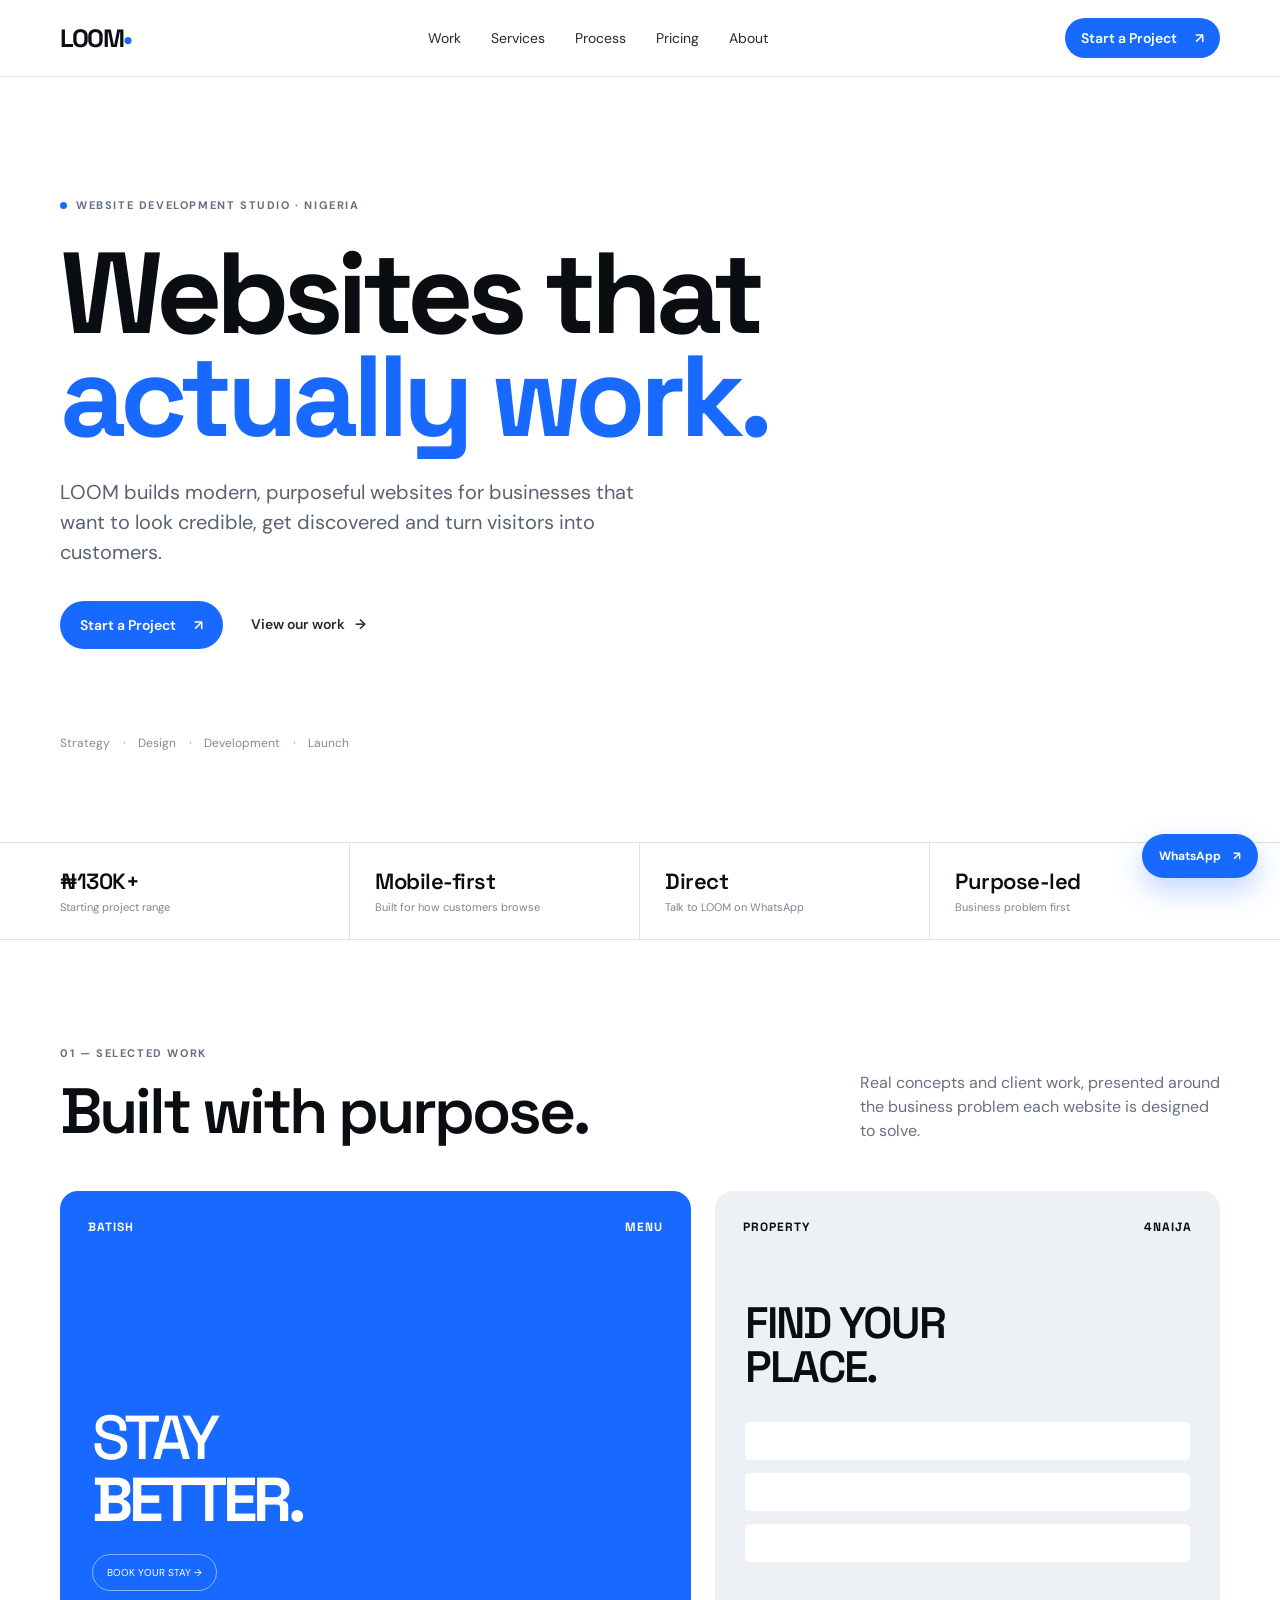
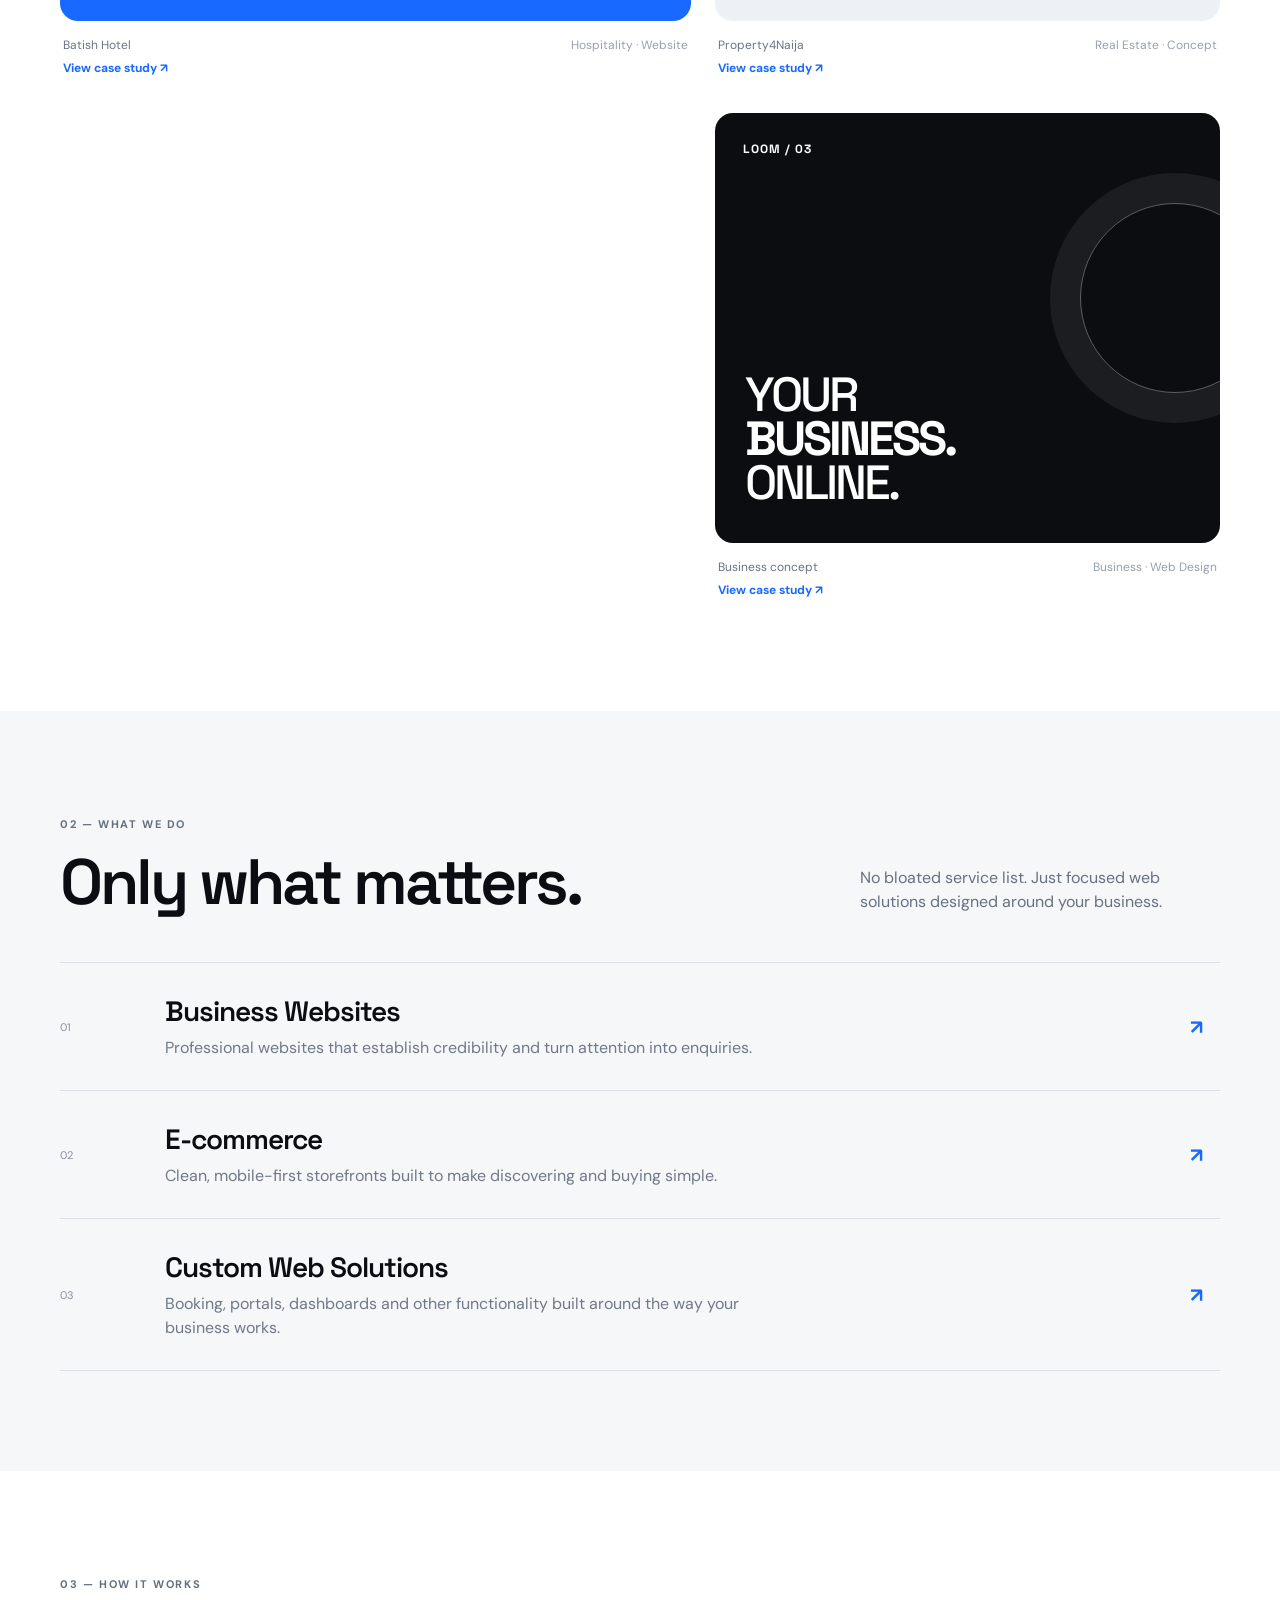
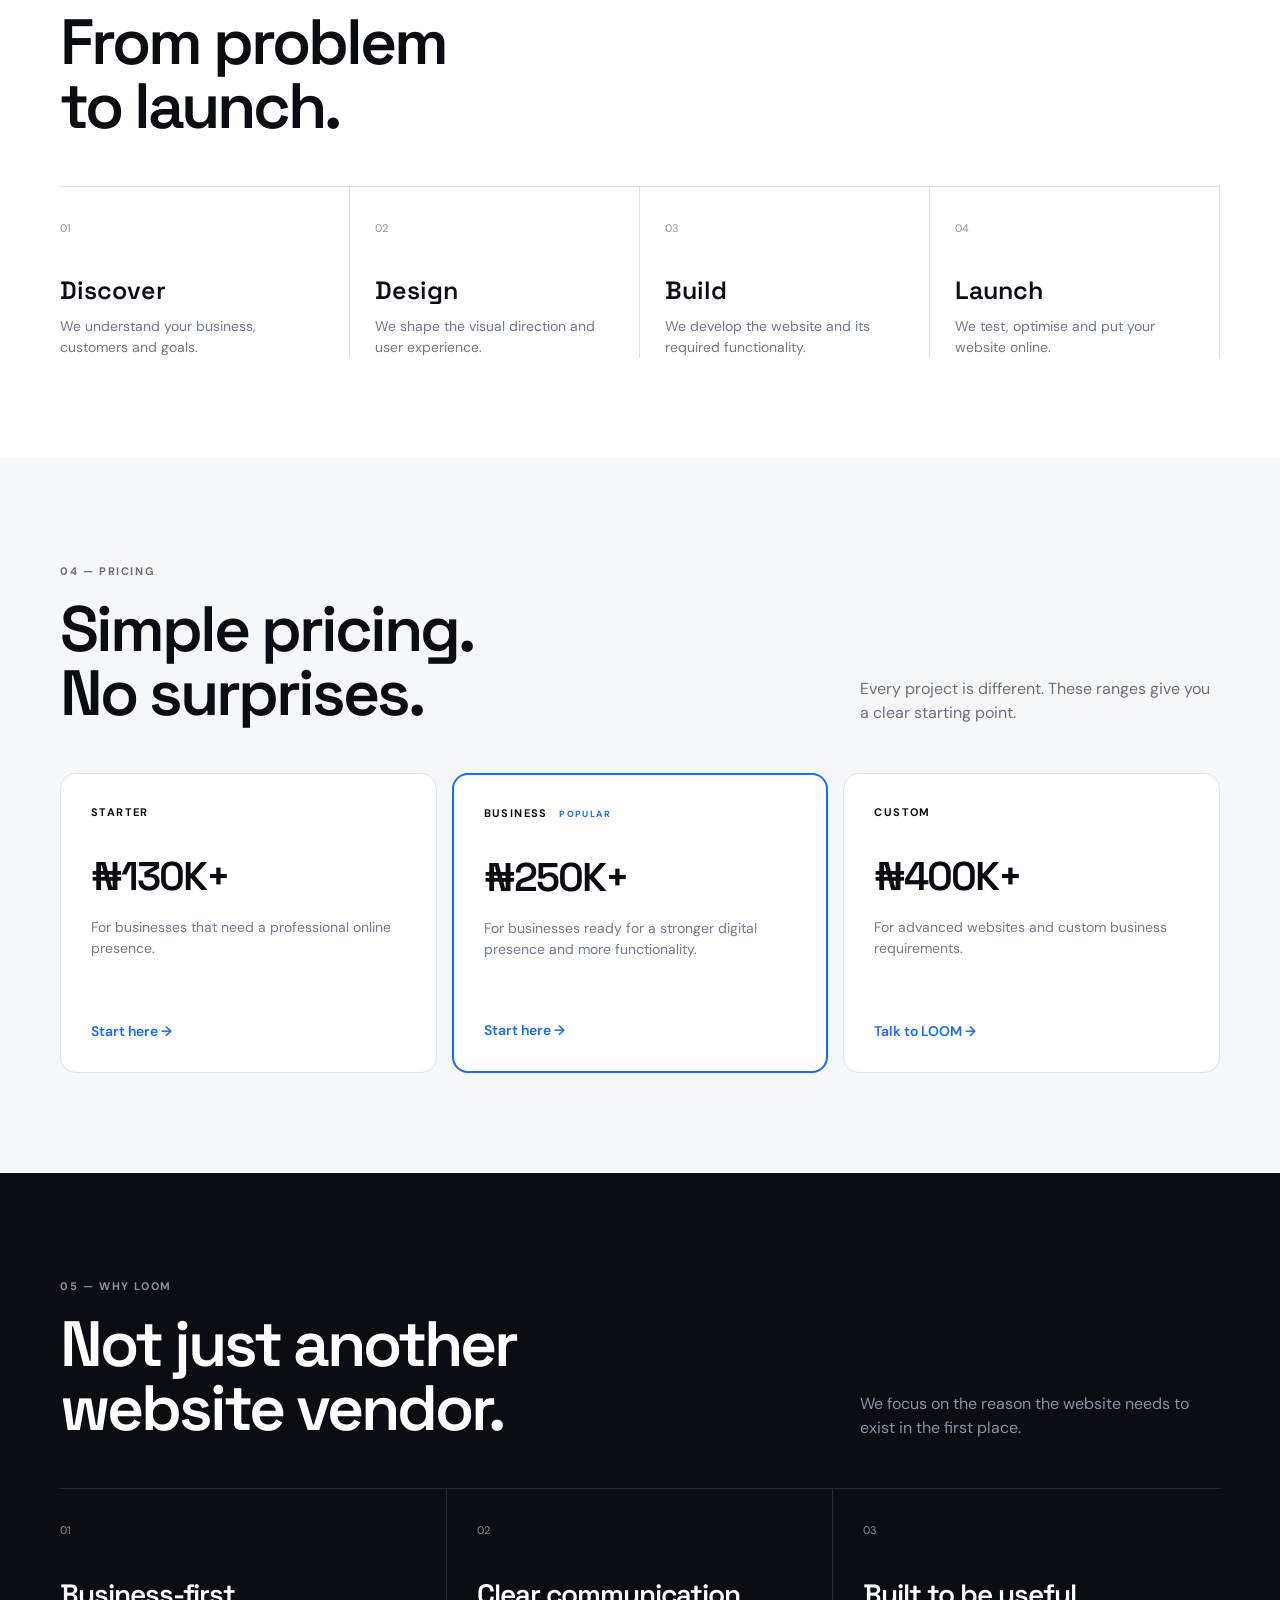
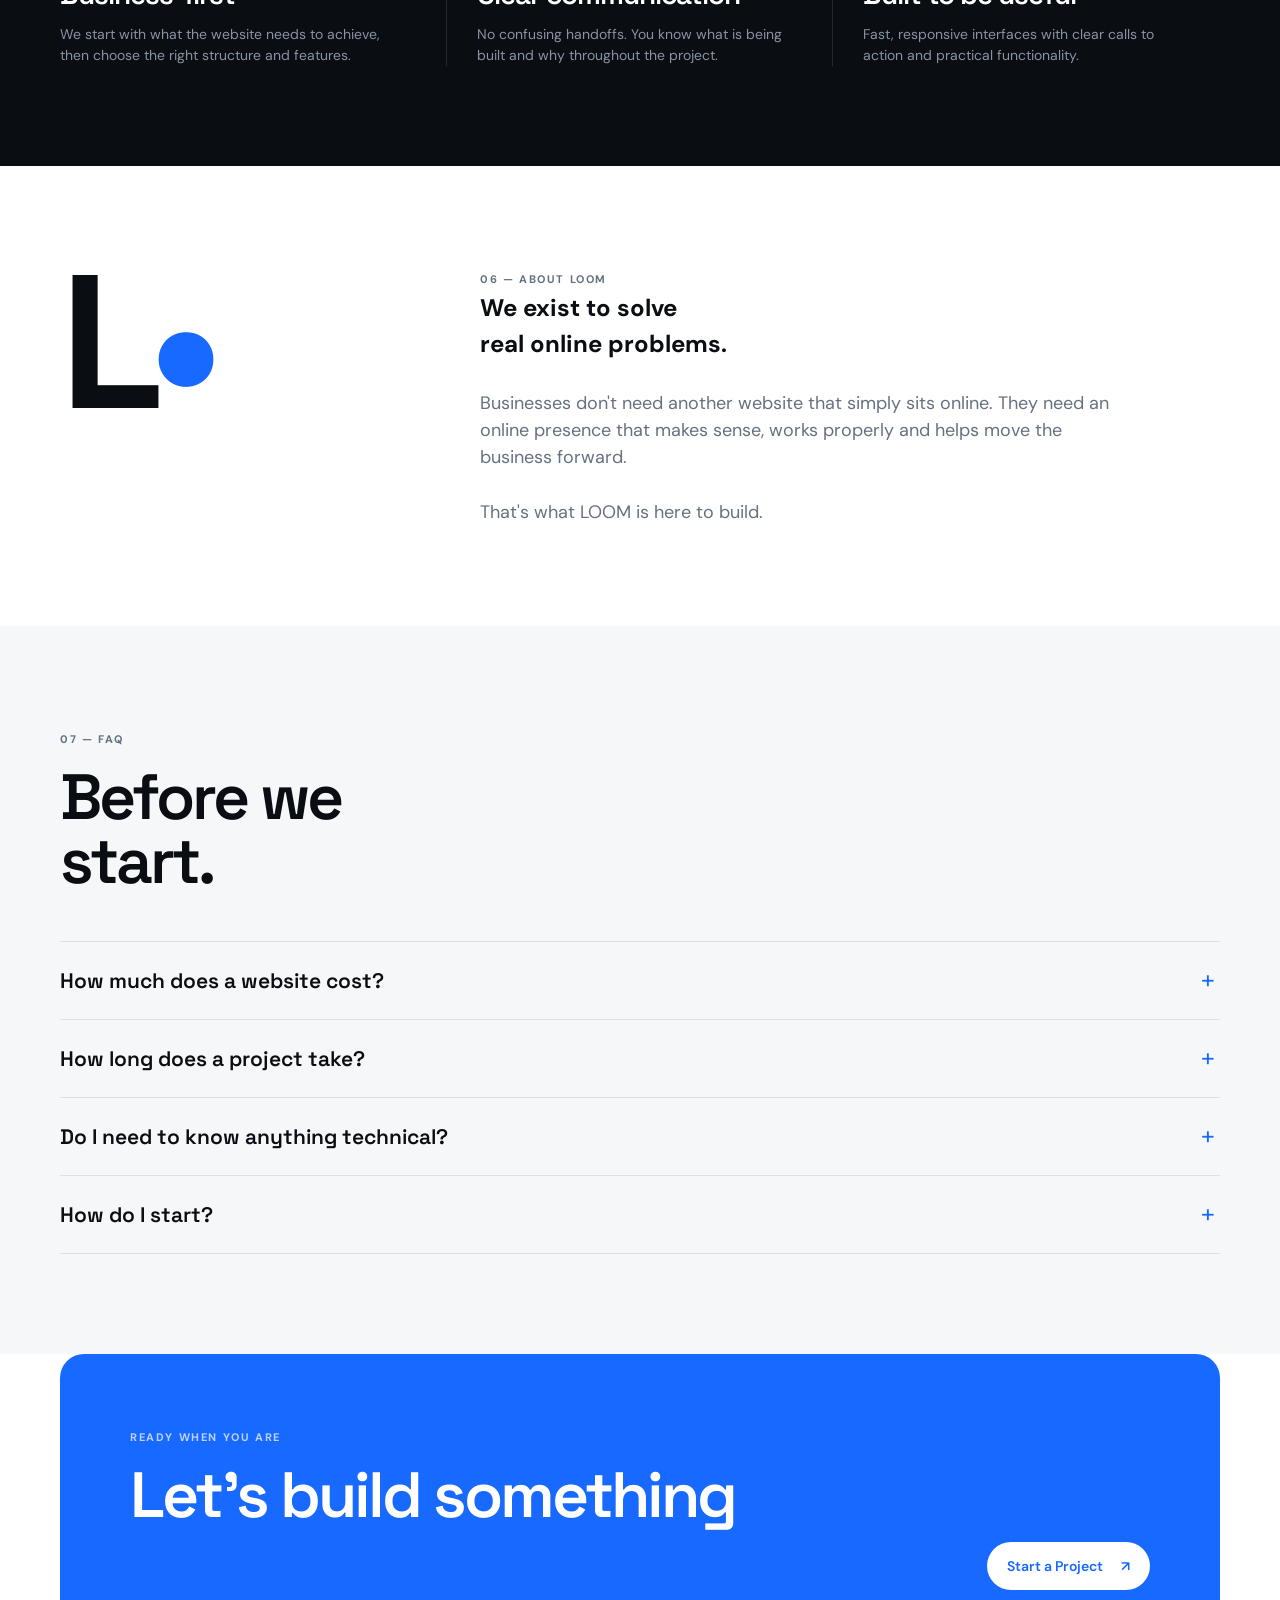
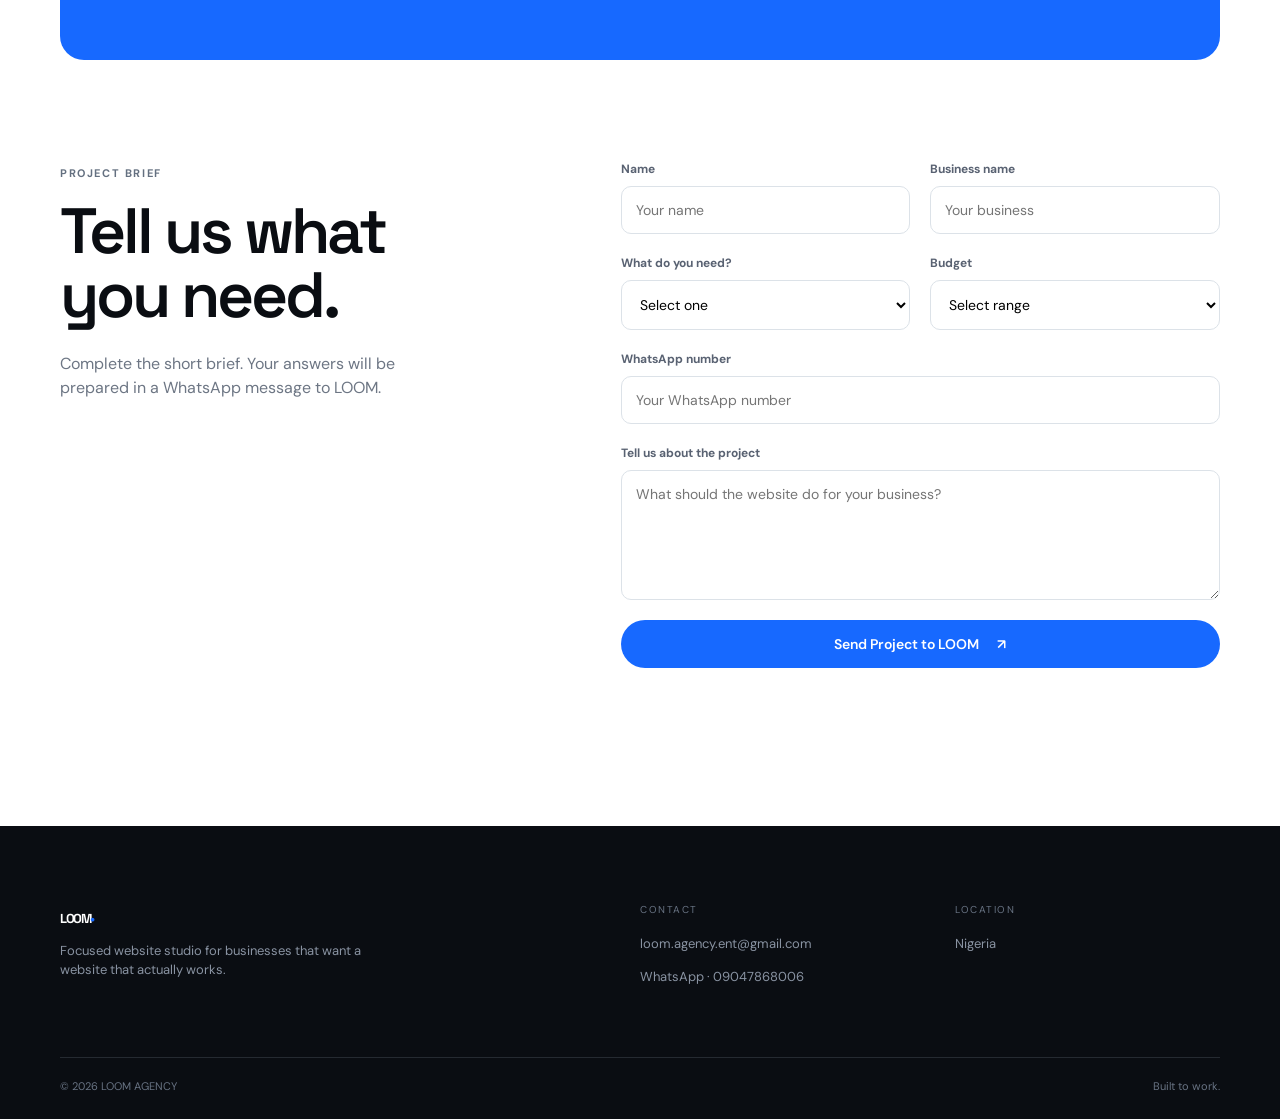
<file: index.html>
<!doctype html>
<html lang="en">
<head>
<meta charset="UTF-8">
<meta name="viewport" content="width=device-width, initial-scale=1.0">
<meta name="description" content="LOOM AGENCY builds modern websites that actually work for businesses in Nigeria.">
<meta name="theme-color" content="#1769ff">
<meta name="robots" content="index,follow">
<meta property="og:type" content="website">
<meta property="og:title" content="LOOM AGENCY — Websites That Work">
<meta property="og:description" content="A focused website studio for businesses that want a website that actually works.">
<meta name="twitter:card" content="summary">
<meta name="twitter:title" content="LOOM AGENCY — Websites That Work">
<meta name="twitter:description" content="Modern, purposeful websites for businesses in Nigeria.">
<title>LOOM AGENCY — Websites That Work</title>
<link rel="preconnect" href="https://fonts.googleapis.com">
<link rel="preconnect" href="https://fonts.gstatic.com" crossorigin>
<link href="https://fonts.googleapis.com/css2?family=DM+Sans:wght@400;500;600;700&family=Space+Grotesk:wght@500;600;700&display=swap" rel="stylesheet">
<link rel="stylesheet" href="style.css">
<script type="application/ld+json">{"@context":"https://schema.org","@type":"ProfessionalService","name":"LOOM AGENCY","description":"A focused website studio for businesses that want a website that actually works.","email":"loom.agency.ent@gmail.com","telephone":"+2349047868006","areaServed":{"@type":"Country","name":"Nigeria"},"serviceType":["Website Development","E-commerce","Custom Web Solutions"]}</script>
</head>
<body>
<header class="nav-wrap"><nav class="nav container"><a class="logo" href="#top" aria-label="LOOM AGENCY home">LOOM<span>•</span></a><div class="nav-links"><a href="#work">Work</a><a href="#services">Services</a><a href="#process">Process</a><a href="#pricing">Pricing</a><a href="#about">About</a></div><a class="button button-small" href="#start">Start a Project <span>↗</span></a><button class="menu-toggle" type="button" aria-label="Open menu" aria-expanded="false" aria-controls="mobileMenu">☰</button></nav><div class="mobile-menu container" id="mobileMenu"><a href="#work">Work</a><a href="#services">Services</a><a href="#process">Process</a><a href="#pricing">Pricing</a><a href="#about">About</a><a href="#project-form">Start a Project ↗</a></div></header>
<main id="top">
<section class="hero container"><div class="eyebrow"><span class="dot" aria-hidden="true"></span> WEBSITE DEVELOPMENT STUDIO · NIGERIA</div><h1>Websites that<br><em>actually work.</em></h1><p class="hero-copy">LOOM builds modern, purposeful websites for businesses that want to look credible, get discovered and turn visitors into customers.</p><div class="hero-actions"><a class="button" href="#start">Start a Project <span>↗</span></a><a class="text-link" href="#work">View our work <span>→</span></a></div><div class="hero-note"><span>Strategy</span><i>·</i><span>Design</span><i>·</i><span>Development</span><i>·</i><span>Launch</span></div></section>
<section class="proof-strip"><div class="container proof-grid"><div><strong>₦130K+</strong><span>Starting project range</span></div><div><strong>Mobile-first</strong><span>Built for how customers browse</span></div><div><strong>Direct</strong><span>Talk to LOOM on WhatsApp</span></div><div><strong>Purpose-led</strong><span>Business problem first</span></div></div></section>
<section id="work" class="section container"><div class="section-head"><div><span class="kicker">01 — SELECTED WORK</span><h2>Built with purpose.</h2></div><p>Real concepts and client work, presented around the business problem each website is designed to solve.</p></div><div class="work-grid">
<article class="work-card featured"><button class="work-trigger" data-case="batish" aria-label="View Batish Hotel case study"><div class="mockup mockup-blue"><div class="mock-nav">BATISH <span>MENU</span></div><div class="mock-title">STAY<br><strong>BETTER.</strong></div><div class="mock-pill">BOOK YOUR STAY →</div></div><div class="work-meta"><span>Batish Hotel</span><span>Hospitality · Website</span></div><span class="case-link">View case study ↗</span></button></article>
<article class="work-card"><button class="work-trigger" data-case="property" aria-label="View Property4Naija case study"><div class="mockup mockup-light"><div class="mock-nav">PROPERTY<span>4NAIJA</span></div><div class="property-lines"><b>FIND YOUR<br>PLACE.</b><i></i><i></i><i></i></div></div><div class="work-meta"><span>Property4Naija</span><span>Real Estate · Concept</span></div><span class="case-link">View case study ↗</span></button></article>
<article class="work-card"><button class="work-trigger" data-case="loom" aria-label="View LOOM business concept case study"><div class="mockup mockup-dark"><div class="mock-nav">LOOM / 03</div><div class="dark-copy">YOUR<br><strong>BUSINESS.</strong><br>ONLINE.</div><div class="grid-orb"></div></div><div class="work-meta"><span>Business concept</span><span>Business · Web Design</span></div><span class="case-link">View case study ↗</span></button></article>
</div></section>
<section id="services" class="section services-section"><div class="container"><div class="section-head"><div><span class="kicker">02 — WHAT WE DO</span><h2>Only what matters.</h2></div><p>No bloated service list. Just focused web solutions designed around your business.</p></div><div class="service-list"><div class="service"><span>01</span><div><h3>Business Websites</h3><p>Professional websites that establish credibility and turn attention into enquiries.</p></div><b aria-hidden="true">↗</b></div><div class="service"><span>02</span><div><h3>E-commerce</h3><p>Clean, mobile-first storefronts built to make discovering and buying simple.</p></div><b aria-hidden="true">↗</b></div><div class="service"><span>03</span><div><h3>Custom Web Solutions</h3><p>Booking, portals, dashboards and other functionality built around the way your business works.</p></div><b aria-hidden="true">↗</b></div></div></div></section>
<section id="process" class="section container"><div class="section-head"><div><span class="kicker">03 — HOW IT WORKS</span><h2>From problem<br>to launch.</h2></div></div><div class="process-grid"><div><span>01</span><h3>Discover</h3><p>We understand your business, customers and goals.</p></div><div><span>02</span><h3>Design</h3><p>We shape the visual direction and user experience.</p></div><div><span>03</span><h3>Build</h3><p>We develop the website and its required functionality.</p></div><div><span>04</span><h3>Launch</h3><p>We test, optimise and put your website online.</p></div></div></section>
<section id="pricing" class="section pricing-section"><div class="container"><div class="section-head"><div><span class="kicker">04 — PRICING</span><h2>Simple pricing.<br>No surprises.</h2></div><p>Every project is different. These ranges give you a clear starting point.</p></div><div class="pricing-grid"><article><span>STARTER</span><strong>₦130K+</strong><p>For businesses that need a professional online presence.</p><a href="#start">Start here →</a></article><article class="popular"><span>BUSINESS <small>POPULAR</small></span><strong>₦250K+</strong><p>For businesses ready for a stronger digital presence and more functionality.</p><a href="#start">Start here →</a></article><article><span>CUSTOM</span><strong>₦400K+</strong><p>For advanced websites and custom business requirements.</p><a href="#start">Talk to LOOM →</a></article></div></div></section>
<section class="section why-section"><div class="container"><div class="section-head"><div><span class="kicker">05 — WHY LOOM</span><h2>Not just another<br>website vendor.</h2></div><p>We focus on the reason the website needs to exist in the first place.</p></div><div class="why-grid"><article><span>01</span><h3>Business-first</h3><p>We start with what the website needs to achieve, then choose the right structure and features.</p></article><article><span>02</span><h3>Clear communication</h3><p>No confusing handoffs. You know what is being built and why throughout the project.</p></article><article><span>03</span><h3>Built to be useful</h3><p>Fast, responsive interfaces with clear calls to action and practical functionality.</p></article></div></div></section>
<section id="about" class="section container about"><div class="about-mark" aria-hidden="true">L<span>•</span></div><div><span class="kicker">06 — ABOUT LOOM</span><h2>We exist to solve<br>real online problems.</h2><p>Businesses don't need another website that simply sits online. They need an online presence that makes sense, works properly and helps move the business forward.</p><p>That's what LOOM is here to build.</p></div></section>
<section class="section faq-section"><div class="container"><div class="section-head"><div><span class="kicker">07 — FAQ</span><h2>Before we<br>start.</h2></div></div><div class="faq-list"><details><summary>How much does a website cost?</summary><p>LOOM projects start from ₦130,000. The final price depends on the scope, pages, functionality and content requirements.</p></details><details><summary>How long does a project take?</summary><p>Timelines depend on the scope. Once we understand your requirements, we can give you a realistic delivery window before work begins.</p></details><details><summary>Do I need to know anything technical?</summary><p>No. You explain the business problem and what you need the website to do. LOOM handles the technical implementation.</p></details><details><summary>How do I start?</summary><p>Complete the project brief below. Your answers are turned into a prefilled WhatsApp message so you can continue the conversation directly with LOOM.</p></details></div></div></section>
<section id="start" class="cta container"><div><span class="kicker">READY WHEN YOU ARE</span><h2>Let's build something<br><em>that works.</em></h2></div><a class="button button-white" href="#project-form">Start a Project <span>↗</span></a></section>
<section id="project-form" class="form-section container"><div class="form-intro"><span class="kicker">PROJECT BRIEF</span><h2>Tell us what<br>you need.</h2><p>Complete the short brief. Your answers will be prepared in a WhatsApp message to LOOM.</p></div><form id="projectForm"><label>Name<input name="name" required autocomplete="name" placeholder="Your name"></label><label>Business name<input name="business" required autocomplete="organization" placeholder="Your business"></label><label>What do you need?<select name="type" required><option value="">Select one</option><option>Business website</option><option>E-commerce website</option><option>Website redesign</option><option>Custom web solution</option></select></label><label>Budget<select name="budget" required><option value="">Select range</option><option>₦130,000 – ₦200,000</option><option>₦200,000 – ₦300,000</option><option>₦300,000 – ₦400,000</option><option>₦400,000+</option></select></label><label>WhatsApp number<input name="phone" type="tel" required autocomplete="tel" placeholder="Your WhatsApp number"></label><label>Tell us about the project<textarea name="details" required placeholder="What should the website do for your business?"></textarea></label><button class="button" type="submit">Send Project to LOOM <span>↗</span></button><p class="form-status" id="formStatus" role="status" aria-live="polite"></p></form></section>
</main>
<div class="case-modal" id="caseModal" aria-hidden="true"><div class="case-backdrop" data-close-case></div><article class="case-dialog" role="dialog" aria-modal="true" aria-labelledby="caseTitle"><button class="case-close" type="button" data-close-case aria-label="Close case study">×</button><span class="kicker" id="caseType">CASE STUDY</span><h2 id="caseTitle">Project</h2><p id="caseSummary"></p><div class="case-details"><div><span>PROBLEM</span><p id="caseProblem"></p></div><div><span>APPROACH</span><p id="caseApproach"></p></div><div><span>DELIVERABLE</span><p id="caseDeliverable"></p></div><div><span>ROLE</span><p id="caseRole"></p></div></div><a class="button" href="#project-form" data-close-case>Build something similar <span>↗</span></a></article></div>
<a class="floating-wa" href="https://wa.me/2349047868006" aria-label="Chat with LOOM AGENCY on WhatsApp">WhatsApp <span>↗</span></a>
<footer class="footer"><div class="container footer-grid"><div><a class="logo" href="#top">LOOM<span>•</span></a><p>Focused website studio for businesses that want a website that actually works.</p></div><div><span class="footer-label">CONTACT</span><a href="mailto:loom.agency.ent@gmail.com">loom.agency.ent@gmail.com</a><a href="https://wa.me/2349047868006">WhatsApp · 09047868006</a></div><div><span class="footer-label">LOCATION</span><p>Nigeria</p></div></div><div class="container footer-bottom"><span>© 2026 LOOM AGENCY</span><span>Built to work.</span></div></footer>
<script src="script.js"></script></body></html>
</file>
<file: style.css>
*{box-sizing:border-box;margin:0;padding:0}html{scroll-behavior:smooth}body{font-family:'DM Sans',sans-serif;color:#0a0d12;background:#fff;line-height:1.5}.container{width:min(1160px,calc(100% - 40px));margin:auto}.nav-wrap{position:sticky;top:0;z-index:20;background:rgba(255,255,255,.9);backdrop-filter:blur(16px);border-bottom:1px solid #e9edf2}.nav{height:76px;display:flex;align-items:center;justify-content:space-between}.logo{font:700 25px 'Space Grotesk';letter-spacing:-1.5px;color:#0a0d12;text-decoration:none}.logo span,.about-mark span{color:#1769ff}.nav-links{display:flex;gap:30px}.nav-links a,.text-link{color:#252a33;text-decoration:none;font-size:14px}.nav-links a:hover,.text-link:hover{color:#1769ff}.button{display:inline-flex;align-items:center;justify-content:center;gap:18px;padding:15px 20px;background:#1769ff;color:#fff;text-decoration:none;border:0;border-radius:999px;font:600 14px 'DM Sans';cursor:pointer;transition:.2s}.button:hover{transform:translateY(-2px);box-shadow:0 10px 25px #1769ff30}.button:disabled{opacity:.6;cursor:wait;transform:none;box-shadow:none}.button-small{padding:11px 16px}.menu-toggle{display:none;background:none;border:0;font-size:23px;color:#0a0d12;width:44px;height:44px;cursor:pointer}.menu-toggle:focus-visible,.case-close:focus-visible,input:focus-visible,select:focus-visible,textarea:focus-visible,.button:focus-visible,.nav a:focus-visible,.mobile-menu a:focus-visible,.floating-wa:focus-visible,.faq-list summary:focus-visible{outline:3px solid #1769ff;outline-offset:3px}.mobile-menu{display:none}.hero{padding:120px 0 90px}.eyebrow,.kicker{font-size:11px;font-weight:700;letter-spacing:1.6px;color:#647080}.eyebrow{display:flex;align-items:center;gap:9px}.dot{width:7px;height:7px;border-radius:50%;background:#1769ff}.hero h1{font:700 clamp(60px,9vw,124px)/.9 'Space Grotesk';letter-spacing:-6px;margin:28px 0}.hero h1 em,.cta h2 em{font-style:normal;color:#1769ff}.hero-copy{max-width:600px;font-size:20px;color:#596272}.hero-actions{display:flex;align-items:center;gap:28px;margin-top:34px}.text-link{font-weight:600}.text-link span{margin-left:7px}.hero-note{margin-top:85px;display:flex;gap:13px;color:#818a98;font-size:12px}.proof-strip{border-top:1px solid #dce1e7;border-bottom:1px solid #dce1e7}.proof-grid{display:grid;grid-template-columns:repeat(4,1fr)}.proof-grid>div{padding:24px 25px 24px 0;border-right:1px solid #dce1e7}.proof-grid>div:not(:first-child){padding-left:25px}.proof-grid>div:last-child{border-right:0}.proof-grid strong{display:block;font:600 22px 'Space Grotesk';letter-spacing:-.5px}.proof-grid span{display:block;margin-top:4px;font-size:11px;color:#7b8593}.section{padding:100px 0}.section-head{display:flex;justify-content:space-between;gap:40px;margin-bottom:48px}.section-head h2,.form-intro h2{font:600 clamp(42px,5vw,68px)/1 'Space Grotesk';letter-spacing:-3px;margin-top:15px}.section-head>p{max-width:360px;color:#687181;align-self:end}.work-grid{display:grid;grid-template-columns:1.25fr 1fr;gap:24px}.work-card:first-child{grid-row:span 2}.work-card{transition:transform .25s}.work-card:hover{transform:translateY(-5px)}.work-trigger{display:block;width:100%;padding:0;border:0;background:none;text-align:left;color:inherit;font:inherit;cursor:pointer}.mockup{height:430px;border-radius:18px;padding:28px;position:relative;overflow:hidden}.mockup-blue{background:#1769ff;color:white}.mockup-light{background:#edf1f5}.mockup-dark{background:#0b0d11;color:white}.mock-nav{display:flex;justify-content:space-between;font:700 12px 'Space Grotesk';letter-spacing:1px}.mock-title{font:500 62px/1 'Space Grotesk';position:absolute;left:32px;bottom:90px;letter-spacing:-4px}.mock-title strong,.dark-copy strong{font-weight:700}.mock-pill{position:absolute;bottom:30px;left:32px;border:1px solid #ffffff80;border-radius:30px;padding:10px 14px;font-size:10px}.property-lines{position:absolute;inset:110px 30px 30px;display:flex;flex-direction:column;gap:13px}.property-lines b{font:600 44px/1 'Space Grotesk';letter-spacing:-2px;margin-bottom:20px}.property-lines i{display:block;height:38px;background:#fff;border-radius:5px}.dark-copy{position:absolute;left:30px;bottom:38px;font:500 48px/.92 'Space Grotesk';letter-spacing:-3px}.grid-orb{position:absolute;width:190px;height:190px;border-radius:50%;border:1px solid #fff5;right:-50px;top:90px;box-shadow:0 0 0 30px #fff1,0 0 0 60px #fff0}.work-meta{display:flex;justify-content:space-between;padding:15px 3px 5px;font-size:12px;color:#697384}.work-meta span:last-child{color:#98a0ad}.case-link{display:block;padding:0 3px 12px;color:#1769ff;font-size:12px;font-weight:700}.work-trigger:focus-visible{outline:3px solid #1769ff;outline-offset:5px;border-radius:18px}.case-modal{position:fixed;inset:0;z-index:50;display:none}.case-modal.open{display:block}.case-backdrop{position:absolute;inset:0;background:#0a0d12b8;backdrop-filter:blur(8px)}.case-dialog{position:relative;width:min(760px,calc(100% - 28px));max-height:calc(100vh - 40px);overflow:auto;margin:20px auto;background:#fff;border-radius:24px;padding:44px;box-shadow:0 30px 80px #0004;transform:translateY(20px);animation:caseIn .25s ease forwards}.case-close{position:absolute;right:20px;top:17px;width:44px;height:44px;border:1px solid #dce2e8;border-radius:50%;background:#fff;font-size:25px;line-height:1;cursor:pointer}.case-dialog h2{font:600 clamp(40px,7vw,66px)/.95 'Space Grotesk';letter-spacing:-3px;margin:15px 45px 18px 0}.case-dialog>p{max-width:620px;color:#687181;font-size:17px}.case-details{display:grid;grid-template-columns:1fr 1fr;gap:1px;margin:35px 0;background:#dce2e8;border:1px solid #dce2e8}.case-details>div{background:#fff;padding:24px}.case-details span{font-size:10px;font-weight:700;letter-spacing:1.4px;color:#8992a0}.case-details p{margin-top:9px;color:#596272;font-size:14px}.case-dialog .button{margin-top:5px}@keyframes caseIn{to{transform:translateY(0)}}body.modal-open{overflow:hidden}.services-section,.pricing-section{background:#f5f7f9}.service-list{border-top:1px solid #dce1e7}.service{display:grid;grid-template-columns:80px 1fr 30px;gap:25px;align-items:center;padding:30px 0;border-bottom:1px solid #dce1e7}.service>span,.process-grid>div>span,.why-grid article>span{font-size:11px;color:#8992a0}.service h3{font:600 28px 'Space Grotesk';letter-spacing:-1px}.service p{color:#707987;margin-top:7px;max-width:620px}.service b{font-size:20px;color:#1769ff}.process-grid{display:grid;grid-template-columns:repeat(4,1fr);border-top:1px solid #dce1e7}.process-grid>div{padding:28px 25px 0 0;border-right:1px solid #dce1e7}.process-grid>div:not(:first-child){padding-left:25px}.process-grid h3{font:600 25px 'Space Grotesk';margin:35px 0 10px}.process-grid p{color:#707987;font-size:14px}.pricing-grid{display:grid;grid-template-columns:repeat(3,1fr);gap:15px}.pricing-grid article{background:#fff;border:1px solid #e0e5eb;border-radius:16px;padding:30px;min-height:300px;display:flex;flex-direction:column}.pricing-grid article.popular{border:2px solid #1769ff}.pricing-grid article>span{font-size:11px;font-weight:700;letter-spacing:1.4px}.pricing-grid small{color:#1769ff;margin-left:7px;font-size:9px}.pricing-grid strong{font:600 40px 'Space Grotesk';margin:30px 0 15px;letter-spacing:-2px}.pricing-grid p{color:#717b89;font-size:14px}.pricing-grid a{margin-top:auto;color:#1769ff;text-decoration:none;font-weight:600;font-size:14px}.why-section{background:#0a0d12;color:white}.why-section .kicker,.why-section .section-head>p{color:#8993a2}.why-grid{display:grid;grid-template-columns:repeat(3,1fr);border-top:1px solid #252a31}.why-grid article{padding:28px 30px 0 0;border-right:1px solid #252a31}.why-grid article:not(:first-child){padding-left:30px}.why-grid article:last-child{border-right:0}.why-grid h3{font:600 28px 'Space Grotesk';margin:35px 0 12px;letter-spacing:-1px}.why-grid p{color:#8993a2;font-size:14px;max-width:320px}.about{display:grid;grid-template-columns:1fr 2fr;gap:50px}.about-mark{font:700 190px/.8 'Space Grotesk';letter-spacing:-15px}.about p{max-width:650px;color:#667180;font-size:18px;margin-top:28px}.faq-section{background:#f5f7f9}.faq-list{border-top:1px solid #dce1e7}.faq-list details{border-bottom:1px solid #dce1e7}.faq-list summary{list-style:none;cursor:pointer;padding:25px 45px 25px 0;position:relative;font:600 21px 'Space Grotesk'}.faq-list summary::-webkit-details-marker{display:none}.faq-list summary::after{content:'+';position:absolute;right:5px;top:21px;font:400 25px 'DM Sans';color:#1769ff}.faq-list details[open] summary::after{content:'−'}.faq-list details p{max-width:700px;padding:0 45px 25px 0;color:#687181;font-size:15px}.cta{background:#1769ff;color:white;border-radius:24px;padding:70px;display:flex;justify-content:space-between;align-items:end;margin-bottom:100px}.cta .kicker{color:#bcd3ff}.cta h2{font:600 clamp(44px,5vw,70px)/.98 'Space Grotesk';letter-spacing:-3px;margin-top:16px}.button-white{background:#fff;color:#1769ff}.form-section{display:grid;grid-template-columns:1fr 1.3fr;gap:100px;padding-bottom:120px}.form-intro p{color:#6d7684;max-width:380px;margin-top:25px}.form-section form{display:grid;grid-template-columns:1fr 1fr;gap:20px}label{font-size:12px;font-weight:700;color:#596272}input,select,textarea{display:block;width:100%;margin-top:8px;border:1px solid #dce2e8;border-radius:10px;padding:14px;font:14px 'DM Sans';outline:none;background:white}input:focus,select:focus,textarea:focus{border-color:#1769ff;box-shadow:0 0 0 3px #1769ff14}textarea{min-height:130px;resize:vertical}.form-section label:nth-of-type(5),.form-section label:nth-of-type(6),.form-section button,.form-status{grid-column:1/-1}.form-status{font-size:12px;color:#647080;min-height:18px}.floating-wa{position:fixed;right:22px;bottom:22px;z-index:25;display:flex;align-items:center;gap:12px;padding:13px 17px;background:#1769ff;color:white;border-radius:999px;text-decoration:none;font-size:12px;font-weight:700;box-shadow:0 12px 30px #1769ff45;transition:.2s}.floating-wa:hover{transform:translateY(-3px)}.footer{background:#0a0d12;color:white;padding:70px 0 25px}.footer-grid{display:grid;grid-template-columns:2fr 1fr 1fr;gap:50px}.footer .logo{color:white}.footer-grid p,.footer-grid a{display:block;color:#8993a2;text-decoration:none;margin-top:14px;font-size:13px;max-width:330px}.footer-grid a:hover{color:white}.footer-label{font-size:10px;letter-spacing:1.5px;color:#687383}.footer-bottom{border-top:1px solid #252a31;margin-top:70px;padding-top:20px;display:flex;justify-content:space-between;color:#687383;font-size:11px}@media(max-width:800px){.nav-links{display:none}.menu-toggle{display:block}.nav .button-small{display:none}.mobile-menu{padding:0 0 20px;display:none;flex-direction:column;gap:16px}.mobile-menu.open{display:flex}.mobile-menu a{color:#252a33;text-decoration:none;font-size:14px;padding:5px 0}.container{width:min(100% - 28px,1160px)}.hero{padding:80px 0 60px}.hero h1{letter-spacing:-4px}.hero-copy{font-size:17px}.hero-note{margin-top:55px;flex-wrap:wrap}.proof-grid{grid-template-columns:1fr 1fr}.proof-grid>div{border-bottom:1px solid #dce1e7}.proof-grid>div:nth-child(2){border-right:0}.proof-grid>div:nth-child(3),.proof-grid>div:nth-child(4){border-bottom:0}.section{padding:70px 0}.section-head{display:block}.section-head>p{margin-top:20px}.work-grid{grid-template-columns:1fr}.work-card:first-child{grid-row:auto}.mockup{height:340px}.process-grid{grid-template-columns:1fr 1fr}.process-grid>div{border-bottom:1px solid #dce1e7;padding:25px 15px 25px 0}.process-grid>div:not(:first-child){padding-left:15px}.pricing-grid{grid-template-columns:1fr}.why-grid{grid-template-columns:1fr}.why-grid article{border-right:0;border-bottom:1px solid #252a31;padding:25px 0!important}.why-grid article:last-child{border-bottom:0}.about{grid-template-columns:1fr;gap:35px}.about-mark{font-size:120px}.faq-list summary{font-size:18px}.cta{display:block;padding:45px 28px;margin-bottom:70px}.cta .button{margin-top:30px}.form-section{grid-template-columns:1fr;gap:50px;padding-bottom:80px}.footer-grid{grid-template-columns:1fr 1fr}.footer-grid>div:first-child{grid-column:1/-1}.form-section form{grid-template-columns:1fr}.form-section label{grid-column:1/-1!important}.case-dialog{padding:35px 24px;margin:14px auto;max-height:calc(100vh - 28px)}.case-details{grid-template-columns:1fr}.case-dialog h2{letter-spacing:-2px}.case-dialog>p{font-size:15px}.floating-wa{right:14px;bottom:14px}}@media(prefers-reduced-motion:reduce){html{scroll-behavior:auto}.button,.work-card,.floating-wa{transition:none}.case-dialog{animation:none;transform:none}}
</file>
